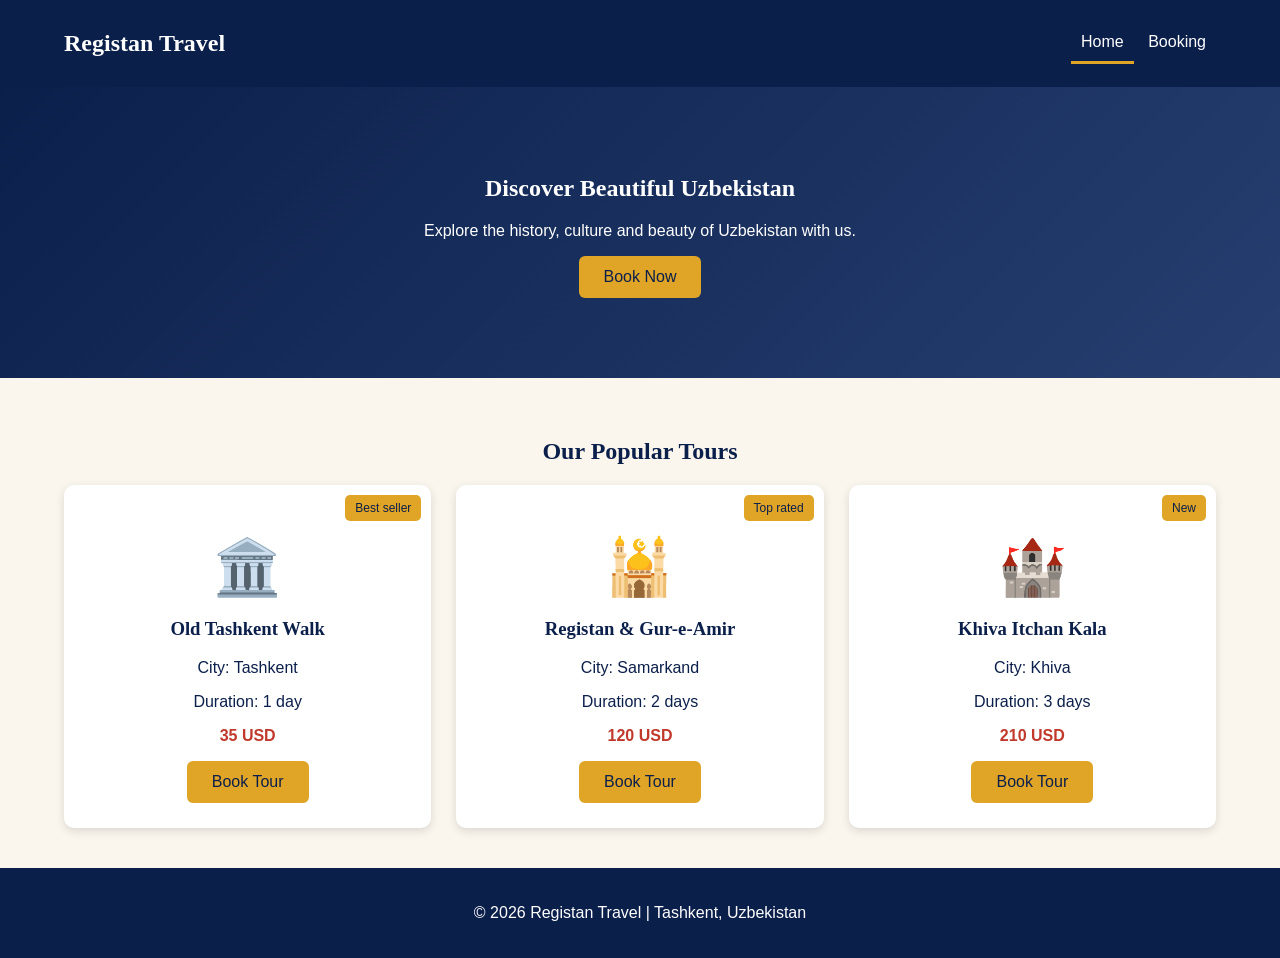
<file: index.html>
<!DOCTYPE html>
<html lang="en">
<head>
    <meta charset="UTF-8">
    <meta name="viewport" content="width=device-width, initial-scale=1.0">
    <title>Registan Travel - Home</title>
    <link rel="stylesheet" href="css/style.css">
</head>
<body>

<header>
    <nav class="navbar">
        <h2 class="logo">Registan Travel</h2>
        <div class="nav-links">
            <a href="index.html" class="active">Home</a>
            <a href="booking.html">Booking</a>
        </div>
    </nav>
</header>

<main>
    <section class="hero" id="home">
        <h1>Discover Beautiful Uzbekistan</h1>
        <p>Explore the history, culture and beauty of Uzbekistan with us.</p>
        <a href="booking.html" class="btn">Book Now</a>
    </section>

    <section class="tours">
        <h2>Our Popular Tours</h2>

        <div class="card-container">

            <div class="card">
                <span class="badge">Best seller</span>
                <div class="tour-image">🏛️</div>
                <h3>Old Tashkent Walk</h3>
                <p>City: Tashkent</p>
                <p>Duration: 1 day</p>
                <p class="price">35 USD</p>
                <a href="booking.html" class="btn">Book Tour</a>
            </div>

            <div class="card">
                <span class="badge">Top rated</span>
                <div class="tour-image">🕌</div>
                <h3>Registan & Gur-e-Amir</h3>
                <p>City: Samarkand</p>
                <p>Duration: 2 days</p>
                <p class="price">120 USD</p>
                <a href="booking.html" class="btn">Book Tour</a>
            </div>

            <div class="card">
                <span class="badge">New</span>
                <div class="tour-image">🏰</div>
                <h3>Khiva Itchan Kala</h3>
                <p>City: Khiva</p>
                <p>Duration: 3 days</p>
                <p class="price">210 USD</p>
                <a href="booking.html" class="btn">Book Tour</a>
            </div>

        </div>
    </section>
</main>

<footer>
    <p>© 2026 Registan Travel | Tashkent, Uzbekistan</p>
</footer>

</body>
</html>
</file>
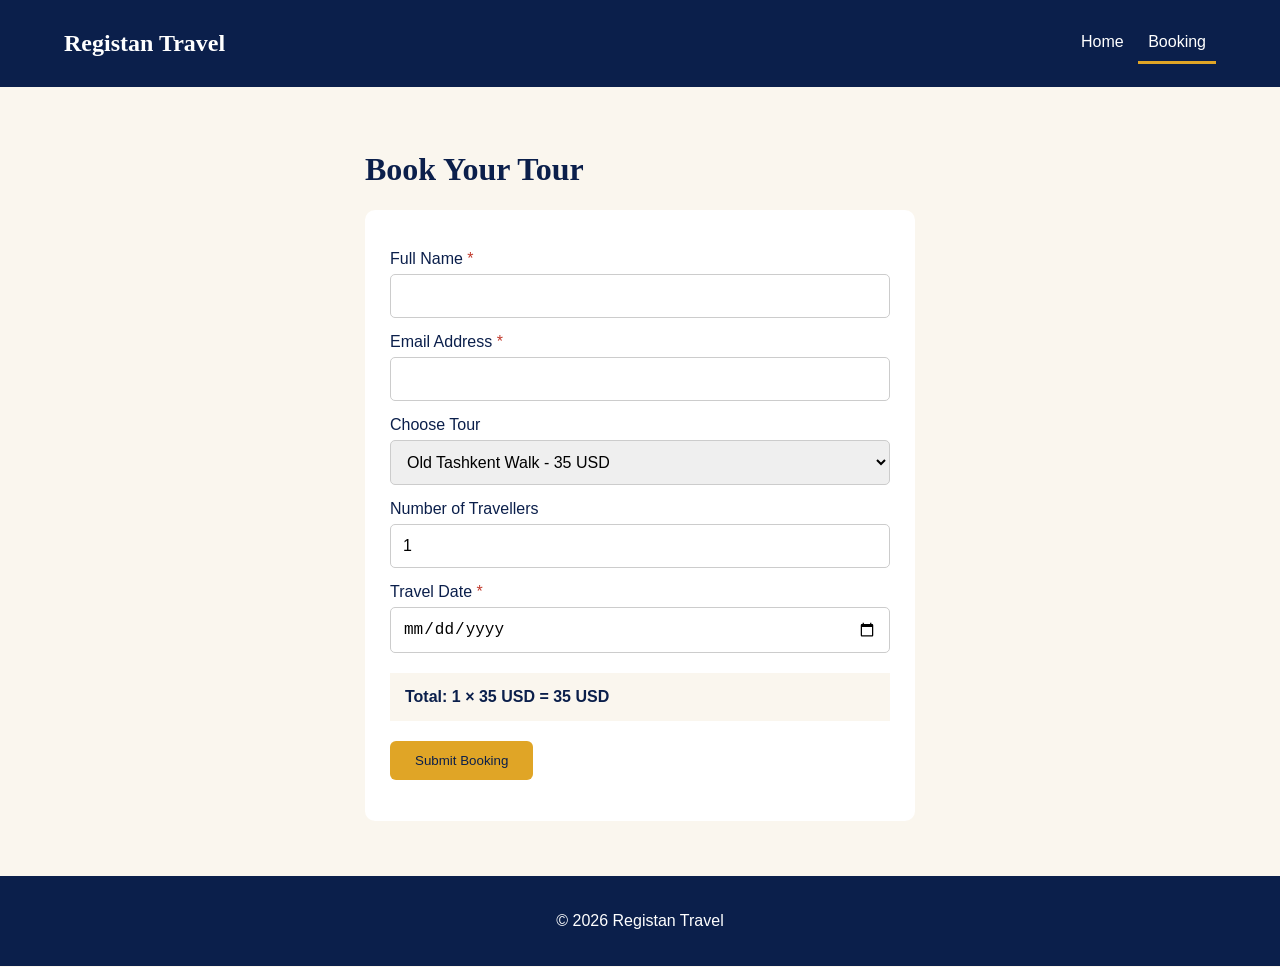
<file: booking.html>
<!DOCTYPE html>
<html lang="en">
<head>
    <meta charset="UTF-8">
    <meta name="viewport" content="width=device-width, initial-scale=1.0">
    <title>Registan Travel - Booking</title>
    <link rel="stylesheet" href="css/style.css">
    <script src="js/main.js" defer></script>
</head>
<body>

<header>
    <nav class="navbar">
        <h2 class="logo">Registan Travel</h2>
        <div class="nav-links">
            <a href="index.html">Home</a>
            <a href="booking.html" class="active">Booking</a>
        </div>
    </nav>
</header>

<main class="booking-section">
    <h1>Book Your Tour</h1>

    <form id="bookingForm">

        <label for="name">Full Name</label>
        <input type="text" id="name" required>

        <label for="email">Email Address</label>
        <input type="text" id="email" required>

        <label for="tour">Choose Tour</label>
        <select id="tour">
            <option value="35">Old Tashkent Walk - 35 USD</option>
            <option value="120">Registan & Gur-e-Amir - 120 USD</option>
            <option value="210">Khiva Itchan Kala - 210 USD</option>
        </select>

        <label for="travellers">Number of Travellers</label>
        <input type="number" id="travellers" min="1" max="12" value="1">

        <label for="date">Travel Date</label>
        <input type="date" id="date" required>

        <div id="totalPrice">Total: 1 × 35 USD = 35 USD</div>

        <button type="submit" class="btn">Submit Booking</button>

        <p id="message"></p>

    </form>
</main>

<footer>
    <p>© 2026 Registan Travel</p>
</footer>

</body>
</html>
</file>
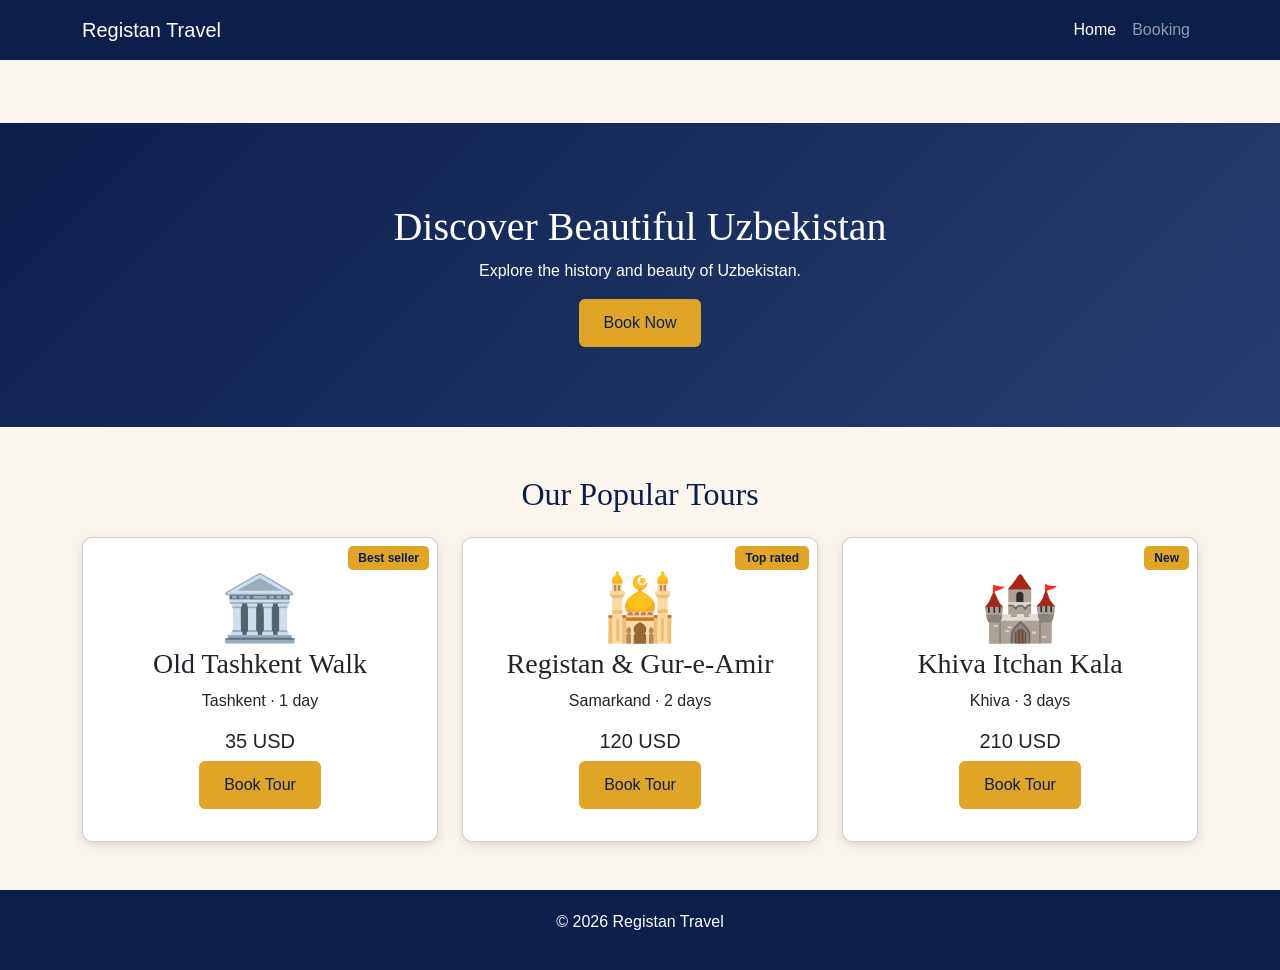
<file: index-bootstrap.html>
<!DOCTYPE html>
<html lang="en">
<head>
    <meta charset="UTF-8">
    <meta name="viewport" content="width=device-width, initial-scale=1.0">
    <title>Registan Travel - Bootstrap</title>

    <link href="https://cdn.jsdelivr.net/npm/bootstrap@5.3.3/dist/css/bootstrap.min.css" rel="stylesheet">

    <link rel="stylesheet" href="css/style.css">

    <style>
        .bs-navbar {
            background-color: #0B1F4B;
        }

        .bs-hero {
            background: linear-gradient(135deg, #0B1F4B, #263F70);
            color: white;
            padding: 80px 20px;
        }

        .bs-card {
            position: relative;
            transition: transform 0.3s;
        }

        .bs-card:hover {
            transform: translateY(-8px);
        }
    </style>
</head>
<body>

<nav class="navbar navbar-expand-lg navbar-dark bs-navbar fixed-top">
    <div class="container">
        <a class="navbar-brand" href="#">Registan Travel</a>

        <button class="navbar-toggler" type="button"
            data-bs-toggle="collapse" data-bs-target="#menu">
            <span class="navbar-toggler-icon"></span>
        </button>

        <div class="collapse navbar-collapse" id="menu">
            <div class="navbar-nav ms-auto">
                <a class="nav-link active" href="index-bootstrap.html">Home</a>
                <a class="nav-link" href="booking.html">Booking</a>
            </div>
        </div>
    </div>
</nav>

<main>
    <section class="bs-hero text-center mt-5">
        <h1>Discover Beautiful Uzbekistan</h1>
        <p>Explore the history and beauty of Uzbekistan.</p>
        <a href="booking.html" class="btn">Book Now</a>
    </section>

    <section class="container py-5">
        <h2 class="text-center mb-4">Our Popular Tours</h2>

        <div class="row g-4">

            <div class="col-12 col-md-6 col-xl-4">
                <div class="card bs-card h-100 p-3">
                    <span class="badge position-absolute top-0 end-0 m-2"
                        style="background-color:#E0A526;color:#0B1F4B">
                        Best seller
                    </span>
                    <div class="card-body text-center">
                        <div class="display-3">🏛️</div>
                        <h3>Old Tashkent Walk</h3>
                        <p>Tashkent · 1 day</p>
                        <h5>35 USD</h5>
                        <a href="booking.html" class="btn">Book Tour</a>
                    </div>
                </div>
            </div>

            <div class="col-12 col-md-6 col-xl-4">
                <div class="card bs-card h-100 p-3">
                    <span class="badge position-absolute top-0 end-0 m-2"
                        style="background-color:#E0A526;color:#0B1F4B">
                        Top rated
                    </span>
                    <div class="card-body text-center">
                        <div class="display-3">🕌</div>
                        <h3>Registan & Gur-e-Amir</h3>
                        <p>Samarkand · 2 days</p>
                        <h5>120 USD</h5>
                        <a href="booking.html" class="btn">Book Tour</a>
                    </div>
                </div>
            </div>

            <div class="col-12 col-md-6 col-xl-4">
                <div class="card bs-card h-100 p-3">
                    <span class="badge position-absolute top-0 end-0 m-2"
                        style="background-color:#E0A526;color:#0B1F4B">
                        New
                    </span>
                    <div class="card-body text-center">
                        <div class="display-3">🏰</div>
                        <h3>Khiva Itchan Kala</h3>
                        <p>Khiva · 3 days</p>
                        <h5>210 USD</h5>
                        <a href="booking.html" class="btn">Book Tour</a>
                    </div>
                </div>
            </div>

        </div>
    </section>
</main>

<footer>
    <p>© 2026 Registan Travel</p>
</footer>

<script src="https://cdn.jsdelivr.net/npm/bootstrap@5.3.3/dist/js/bootstrap.bundle.min.js"></script>
</body>
</html>
</file>
<file: css/style.css>
/* General styles */

* {
    box-sizing: border-box;
}

body {
    margin: 0;
    padding-top: 75px;
    background-color: #FAF6EE;
    font-family: Arial, sans-serif;
    font-size: 16px;
    color: #0B1F4B;
}

h1, h2, h3 {
    font-family: Georgia, serif;
}

/* Header */

header {
    background-color: #0B1F4B;
    position: fixed;
    top: 0;
    width: 100%;
    z-index: 1000;
}

.navbar {
    display: flex;
    justify-content: space-between;
    align-items: center;
    padding: 10px 5%;
}

.logo {
    color: white;
}

.nav-links a {
    color: white;
    text-decoration: none;
    padding: 10px;
    display: inline-block;
}

.nav-links a:link {
    color: white;
}

.nav-links a:visited {
    color: white;
}

.nav-links a:hover {
    background-color: #E0A526;
    color: #0B1F4B;
}

.nav-links a:active {
    color: white;
}

.nav-links .active {
    border-bottom: 3px solid #E0A526;
}

/* Hero */

.hero {
    background: linear-gradient(135deg, #0B1F4B, #263F70);
    color: white;
    text-align: center;
    padding: 80px 20px;
}

.btn {
    display: inline-block;
    background-color: #E0A526;
    color: #0B1F4B;
    text-decoration: none;
    border: none;
    padding: 12px 25px;
    border-radius: 6px;
    cursor: pointer;
    transition: transform 0.2s;
}

.btn:hover {
    background-color: #c89216;
}

.btn:active {
    transform: scale(0.95);
}

/* Tour cards */

.tours {
    padding: 40px 5%;
    text-align: center;
}

.card-container {
    display: grid;
    grid-template-columns: 1fr;
    gap: 25px;
}

.card {
    position: relative;
    background-color: white;
    border-radius: 10px;
    padding: 25px;
    box-shadow: 0 3px 10px #00000020;
    transition: transform 0.3s;
}

.card:hover {
    transform: translateY(-8px);
}

.badge {
    position: absolute;
    top: 10px;
    right: 10px;
    background-color: #E0A526;
    color: #0B1F4B;
    padding: 6px 10px;
    border-radius: 5px;
    font-size: 12px;
}

.tour-image {
    font-size: 55px;
    margin-top: 25px;
}

.price {
    font-weight: bold;
    color: #C0392B;
}

/* Booking form */

.booking-section {
    max-width: 600px;
    margin: 30px auto;
    padding: 25px;
}

#bookingForm {
    background-color: white;
    padding: 25px;
    border-radius: 10px;
}

label {
    display: block;
    margin-top: 15px;
    margin-bottom: 6px;
}

label[for="name"]::after,
label[for="email"]::after,
label[for="date"]::after {
    content: " *";
    color: #C0392B;
}

input, select {
    width: 100%;
    padding: 12px;
    border: 1px solid #ccc;
    border-radius: 5px;
    font-size: 16px;
}

input:focus, select:focus {
    outline: 2px solid #E0A526;
    border-color: #0B1F4B;
}

#totalPrice {
    background-color: #FAF6EE;
    padding: 15px;
    margin: 20px 0;
    font-weight: bold;
}

#message {
    font-weight: bold;
}

/* Footer */

footer {
    background-color: #0B1F4B;
    color: white;
    text-align: center;
    padding: 20px;
}

/* Tablet */

@media (min-width: 768px) {
    .card-container {
        grid-template-columns: repeat(2, 1fr);
    }
}

/* Desktop */

@media (min-width: 1200px) {
    .card-container {
        grid-template-columns: repeat(3, 1fr);
    }
}
</file>
